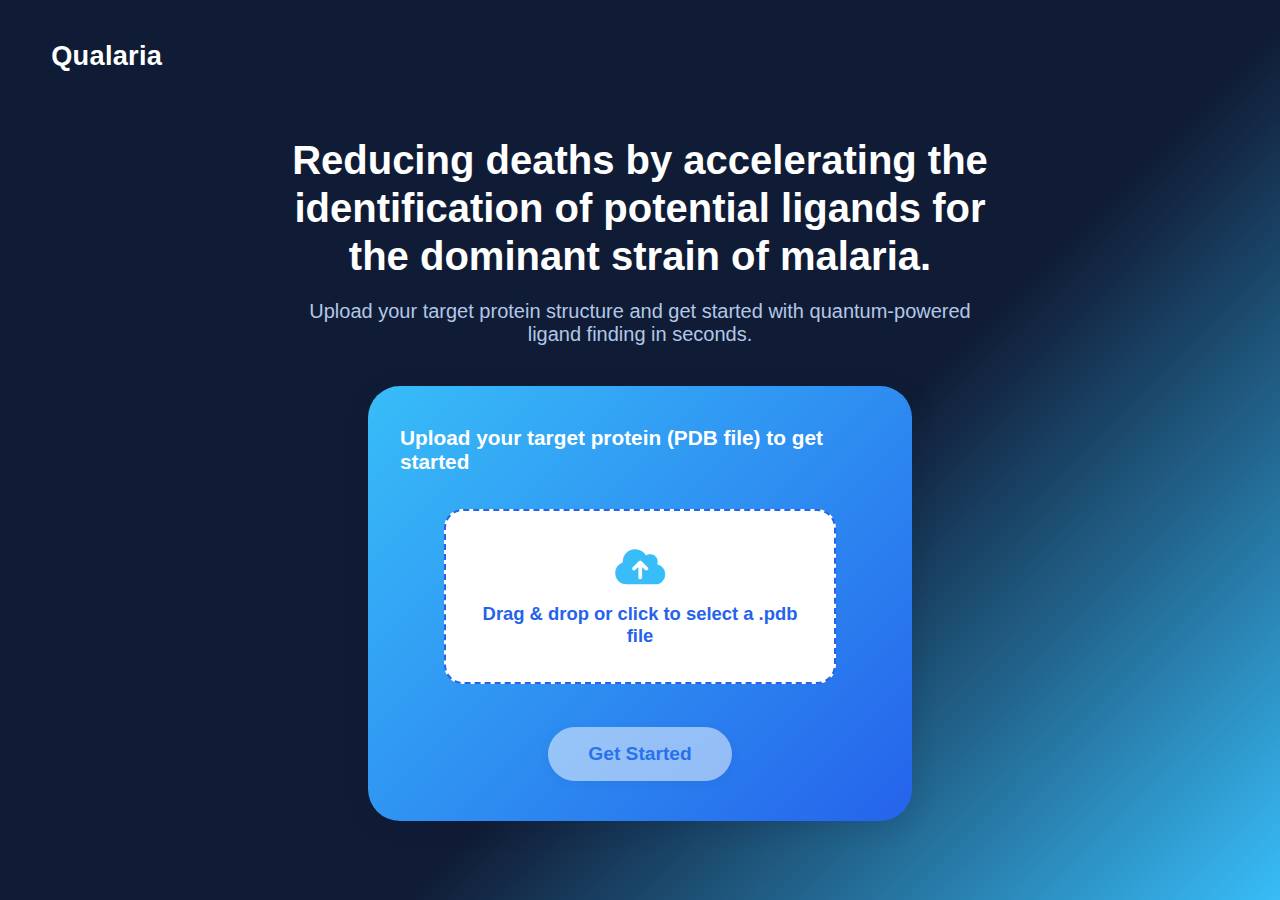
<file: app/UI/landing.html>
<!DOCTYPE html>
<html lang="en">
<head>
    <meta charset="UTF-8">
    <meta name="viewport" content="width=device-width, initial-scale=1.0">
    <title>Qualaria - Landing</title>
    <link rel="stylesheet" href="styles.css">
    <link href="https://cdnjs.cloudflare.com/ajax/libs/font-awesome/6.0.0/css/all.min.css" rel="stylesheet">
    <style>
        body.landing {
            background: linear-gradient(135deg, #101c36 60%, #38bdf8 100%);
            min-height: 100vh;
            margin: 0;
            padding: 0;
            font-family: 'Inter', -apple-system, BlinkMacSystemFont, 'Segoe UI', Roboto, sans-serif;
        }
        .landing-header {
            display: flex;
            align-items: center;
            gap: 1rem;
            padding: 2.5rem 2.5rem 1.5rem 2.5rem;
        }
        .landing-logo {
            display: flex;
            align-items: center;
            gap: 0.7rem;
            text-decoration: none;
        }
        .landing-logo i {
            font-size: 2.2rem;
            color: #38bdf8;
        }
        .landing-logo span {
            font-size: 1.7rem;
            font-weight: 900;
            color: #fff;
            letter-spacing: 0.01em;
        }
        .landing-hero {
            max-width: 700px;
            margin: 0 auto;
            text-align: center;
            margin-top: 2.5rem;
        }
        .landing-hero h1 {
            font-size: 2.5rem;
            font-weight: 900;
            color: #fff;
            margin-bottom: 1.2rem;
            line-height: 1.2;
        }
        .landing-hero p {
            font-size: 1.25rem;
            color: #b3c7e6;
            margin-bottom: 2.5rem;
        }
        .landing-upload-section {
            background: linear-gradient(135deg, #38bdf8 0%, #2563eb 100%);
            border-radius: 2rem;
            box-shadow: 0 4px 24px rgba(16,28,54,0.18);
            padding: 2.5rem 2rem 2.5rem 2rem;
            max-width: 480px;
            margin: 2.5rem auto 0 auto;
            display: flex;
            flex-direction: column;
            align-items: center;
            gap: 1.5rem;
        }
        .landing-upload-title {
            font-size: 1.3rem;
            font-weight: 700;
            color: #fff;
            margin-bottom: 0.7rem;
        }
        .landing-upload-box {
            background: #fff;
            border: 2.5px dashed #2563eb;
            border-radius: 1.2rem;
            padding: 2.2rem 1.5rem;
            color: #2563eb;
            font-size: 1.15rem;
            font-weight: 600;
            text-align: center;
            cursor: pointer;
            transition: border 0.2s, background 0.2s;
            width: 100%;
            max-width: 340px;
            display: flex;
            flex-direction: column;
            align-items: center;
            gap: 0.7rem;
        }
        .landing-upload-box:hover {
            border-color: #38bdf8;
            background: #f0faff;
        }
        .landing-upload-box input[type="file"] {
            display: none;
        }
        .landing-upload-icon {
            font-size: 2.5rem;
            color: #38bdf8;
        }
        .landing-upload-filename {
            color: #2563eb;
            font-size: 1.05rem;
            margin-top: 0.5rem;
        }
        .landing-get-started-btn {
            background: #fff;
            color: #2563eb;
            border: none;
            border-radius: 2rem;
            padding: 1rem 2.5rem;
            font-size: 1.2rem;
            font-weight: 900;
            margin-top: 1.2rem;
            cursor: pointer;
            box-shadow: 0 2px 8px rgba(16,28,54,0.10);
            transition: background 0.2s, color 0.2s;
        }
        .landing-get-started-btn:hover {
            background: #2563eb;
            color: #fff;
        }
        @media (max-width: 700px) {
            .landing-header {
                padding: 1.2rem 0.7rem 1rem 0.7rem;
            }
            .landing-hero {
                margin-top: 1.2rem;
                padding: 0 0.5rem;
            }
            .landing-hero h1 {
                font-size: 1.5rem;
            }
            .landing-upload-section {
                padding: 1.2rem 0.7rem 1.2rem 0.7rem;
            }
        }
    </style>
</head>
<body class="landing">
    <header class="landing-header">
        <a class="landing-logo" href="index.html">
            <i class="fa-solid fa-hexagon"></i>
                            <span>Qualaria</span>
        </a>
    </header>
    <main>
        <section class="landing-hero">
            <h1>Reducing deaths by accelerating the identification of potential ligands for the dominant strain of malaria.</h1>
            <p>Upload your target protein structure and get started with quantum-powered ligand finding in seconds.</p>
        </section>
        <section class="landing-upload-section">
            <div class="landing-upload-title">Upload your target protein (PDB file) to get started</div>
            <label class="landing-upload-box" id="landing-upload-label">
                <span class="landing-upload-icon"><i class="fa-solid fa-cloud-arrow-up"></i></span>
                <span id="landing-upload-text">Drag & drop or click to select a .pdb file</span>
                <input type="file" id="landing-upload-input" accept=".pdb">
            </label>
            <button class="landing-get-started-btn" id="landing-get-started-btn" disabled>Get Started</button>
        </section>
    </main>
    <script>
        // Upload logic
        const uploadInput = document.getElementById('landing-upload-input');
        const uploadLabel = document.getElementById('landing-upload-label');
        const uploadText = document.getElementById('landing-upload-text');
        const getStartedBtn = document.getElementById('landing-get-started-btn');
        let uploadedFile = null;

        uploadInput.addEventListener('change', function(e) {
            if (uploadInput.files && uploadInput.files[0]) {
                uploadedFile = uploadInput.files[0];
                uploadText.textContent = uploadedFile.name;
                getStartedBtn.disabled = false;
            }
        });
        uploadLabel.addEventListener('dragover', function(e) {
            e.preventDefault();
            uploadLabel.style.borderColor = '#38bdf8';
            uploadLabel.style.background = '#f0faff';
        });
        uploadLabel.addEventListener('dragleave', function(e) {
            e.preventDefault();
            uploadLabel.style.borderColor = '#2563eb';
            uploadLabel.style.background = '#fff';
        });
        uploadLabel.addEventListener('drop', function(e) {
            e.preventDefault();
            if (e.dataTransfer.files && e.dataTransfer.files[0]) {
                uploadedFile = e.dataTransfer.files[0];
                uploadInput.files = e.dataTransfer;
                uploadText.textContent = uploadedFile.name;
                getStartedBtn.disabled = false;
            }
            uploadLabel.style.borderColor = '#2563eb';
            uploadLabel.style.background = '#fff';
        });
        getStartedBtn.addEventListener('click', function() {
            // In a real app, upload the file and then redirect
            window.location.href = 'index.html';
        });
    </script>
</body>
</html>
</file>
<file: app/UI/styles.css>
/* === General === */
body, html {
    margin: 0;
    padding: 0;
    font-family: 'Inter', 'Segoe UI', Arial, sans-serif;
    background: #17223b;
    color: #fff;
    min-height: 100vh;
    box-sizing: border-box;
}

h1, h2, h3, h4, h5, h6 {
    font-weight: 900;
    margin: 0 0 0.5em 0;
}

/* === Landing Page === */
body.landing {
    background: linear-gradient(135deg, #101c36 60%, #38bdf8 100%);
    min-height: 100vh;
}
.landing-header {
    display: flex;
    align-items: center;
    gap: 1rem;
    padding: 2.5rem 2.5rem 1.5rem 2.5rem;
    width: 100%;
}
.landing-logo {
    display: flex;
    align-items: center;
    gap: 0.7rem;
    text-decoration: none;
    cursor: pointer;
}
.landing-logo i {
    font-size: 2.2rem;
    color: #38bdf8;
}
.landing-logo span {
    font-size: 1.7rem;
    font-weight: 900;
    color: #fff;
    letter-spacing: 0.01em;
}
.landing-hero {
    max-width: 700px;
    margin: 0 auto;
    text-align: center;
    margin-top: 2.5rem;
}
.landing-hero h1 {
    font-size: 2.5rem;
    font-weight: 900;
    color: #fff;
    margin-bottom: 1.2rem;
    line-height: 1.2;
}
.landing-hero p {
    font-size: 1.25rem;
    color: #b3c7e6;
    margin-bottom: 2.5rem;
}
.landing-upload-section {
    background: linear-gradient(135deg, #38bdf8 0%, #2563eb 100%);
    border-radius: 2rem;
    box-shadow: 0 4px 24px rgba(16,28,54,0.18);
    padding: 2.5rem 2rem 2.5rem 2rem;
    max-width: 480px;
    margin: 2.5rem auto 0 auto;
    display: flex;
    flex-direction: column;
    align-items: center;
    gap: 1.5rem;
}
.landing-upload-title {
    font-size: 1.3rem;
    font-weight: 700;
    color: #fff;
    margin-bottom: 0.7rem;
}
.landing-upload-box {
    background: #fff;
    border: 2.5px dashed #2563eb;
    border-radius: 1.2rem;
    padding: 2.2rem 1.5rem;
    color: #2563eb;
    font-size: 1.15rem;
    font-weight: 600;
    text-align: center;
    cursor: pointer;
    transition: border 0.2s, background 0.2s;
    width: 100%;
    max-width: 340px;
    display: flex;
    flex-direction: column;
    align-items: center;
    gap: 0.7rem;
}
.landing-upload-box:hover {
    border-color: #38bdf8;
    background: #f0faff;
}
.landing-upload-box input[type="file"] {
    display: none;
}
.landing-upload-icon {
    font-size: 2.5rem;
    color: #38bdf8;
}
.landing-get-started-btn {
    background: #fff;
    color: #2563eb;
    border: none;
    border-radius: 2rem;
    padding: 1rem 2.5rem;
    font-size: 1.2rem;
    font-weight: 900;
    margin-top: 1.2rem;
    cursor: pointer;
    box-shadow: 0 2px 8px rgba(16,28,54,0.10);
    transition: background 0.2s, color 0.2s;
}
.landing-get-started-btn:disabled {
    opacity: 0.5;
    cursor: not-allowed;
}
.landing-get-started-btn:hover:not(:disabled) {
    background: #2563eb;
    color: #fff;
}

/* === Dashboard Layout === */
.dashboard-container {
    display: flex;
    flex-direction: row;
    min-height: 100vh;
    background: #17223b;
}
.fixed-header {
    position: fixed;
    top: 0;
    left: 0;
    right: 0;
    height: 70px;
    background: #101c36;
    display: flex;
    align-items: center;
    justify-content: space-between;
    z-index: 100;
    padding: 0 2.5rem;
    box-shadow: 0 2px 8px rgba(16,28,54,0.10);
}
.dashboard-logo-link {
    display: flex;
    align-items: center;
    gap: 0.7rem;
    cursor: pointer;
    text-decoration: none;
}
.dashboard-logo-link i {
    font-size: 2rem;
    color: #38bdf8;
}
.dashboard-title {
    font-size: 1.5rem;
    font-weight: 900;
    color: #fff;
    letter-spacing: 0.01em;
}
.header-right {
    display: flex;
    align-items: center;
    gap: 1.2rem;
}
.filter-btn, .download-btn {
    background: #2563eb;
    color: #fff;
    border: none;
    border-radius: 1.5rem;
    padding: 0.7rem 1.5rem;
    font-size: 1rem;
    font-weight: 700;
    cursor: pointer;
    transition: background 0.2s, color 0.2s;
}
.filter-btn:hover, .download-btn:hover {
    background: #38bdf8;
    color: #17223b;
}
.search-bar {
    background: #22305a;
    border-radius: 1.2rem;
    padding: 0.5rem 1rem;
    display: flex;
    align-items: center;
    gap: 0.5rem;
}
.search-bar input {
    background: transparent;
    border: none;
    color: #fff;
    font-size: 1rem;
    outline: none;
    width: 140px;
}
.sidebar {
    width: 220px;
    background: #101c36;
    padding-top: 70px;
    min-height: 100vh;
    position: fixed;
    left: 0;
    top: 0;
    bottom: 0;
    z-index: 90;
    box-shadow: 2px 0 8px rgba(16,28,54,0.10);
}
.sidebar-nav ul {
    list-style: none;
    padding: 0;
    margin: 0;
}
.sidebar-tab {
    margin: 0;
    padding: 0;
}
.sidebar-tab a {
    display: flex;
    align-items: center;
    gap: 0.8rem;
    padding: 1.2rem 2rem;
    color: #b3c7e6;
    text-decoration: none;
    font-size: 1.1rem;
    font-weight: 700;
    border-left: 4px solid transparent;
    transition: background 0.2s, color 0.2s, border 0.2s;
}
.sidebar-tab.active a, .sidebar-tab a:hover {
    background: #22305a;
    color: #38bdf8;
    border-left: 4px solid #38bdf8;
}
.main-content {
    margin-left: 220px;
    padding: 90px 2.5rem 2.5rem 2.5rem;
    width: 100%;
    min-height: 100vh;
    box-sizing: border-box;
}

/* === Dashboard Grid === */
.dashboard-grid {
    display: grid;
    grid-template-columns: repeat(5, 1fr);
    grid-template-rows: repeat(3, minmax(120px, auto));
    gap: 1.5rem;
}
.card {
    background: #22305a;
    border-radius: 1.2rem;
    box-shadow: 0 2px 8px rgba(16,28,54,0.10);
    padding: 1.5rem;
    color: #fff;
    display: flex;
    flex-direction: column;
    justify-content: flex-start;
}
.card-span-3 {
    grid-column: span 3;
}
.card-span-2 {
    grid-column: span 2;
}
.molecule-rankings table {
    width: 100%;
    border-collapse: collapse;
    color: #fff;
}
.molecule-rankings th, .molecule-rankings td {
    padding: 0.7rem 0.5rem;
    text-align: left;
    border-bottom: 1px solid #2e3c5c;
}
.molecule-rankings th {
    color: #38bdf8;
    font-weight: 800;
    font-size: 1.1rem;
}
.molecule-rankings tr:last-child td {
    border-bottom: none;
}
.molecule-img {
    display: flex;
    align-items: center;
    justify-content: center;
    height: 70px;
}
.molecule-label {
    text-align: center;
    font-size: 1.1rem;
    color: #38bdf8;
    font-weight: 700;
    margin-top: 0.5rem;
}
.molecule-details ul {
    list-style: none;
    padding: 0;
    margin: 0 0 1rem 0;
}
.molecule-details li {
    display: flex;
    justify-content: space-between;
    margin-bottom: 0.5rem;
    color: #b3c7e6;
}
.details-btn {
    background: #38bdf8;
    color: #17223b;
    border: none;
    border-radius: 1.2rem;
    padding: 0.7rem 1.5rem;
    font-size: 1rem;
    font-weight: 700;
    cursor: pointer;
    transition: background 0.2s, color 0.2s;
}
.details-btn:hover {
    background: #2563eb;
    color: #fff;
}
.energy-decomposition canvas {
    width: 100% !important;
    height: 120px !important;
}
.about-simulation, .more-info {
    font-size: 1rem;
    color: #b3c7e6;
}
.info-legend {
    display: flex;
    gap: 1.2rem;
    margin-top: 0.7rem;
}
.info-legend div {
    display: flex;
    align-items: center;
    gap: 0.4rem;
    color: #38bdf8;
    font-weight: 700;
}

/* === Uploads Tab === */
.uploads-banner {
    position: relative;
    background: linear-gradient(90deg, #2563eb 60%, #38bdf8 100%);
    border-radius: 1.2rem;
    overflow: hidden;
    margin-bottom: 2rem;
    min-height: 180px;
    display: flex;
    align-items: center;
}
.uploads-banner-overlay {
    position: absolute;
    top: 0; left: 0; right: 0; bottom: 0;
    background: rgba(16,28,54,0.18);
    z-index: 1;
}
.uploads-banner-content {
    position: relative;
    z-index: 2;
    width: 100%;
    padding: 2rem 2.5rem;
    display: flex;
    flex-direction: column;
    gap: 1.2rem;
}
.uploads-logo-nav {
    display: flex;
    align-items: center;
    justify-content: space-between;
    gap: 2rem;
}
.uploads-logo {
    display: flex;
    align-items: center;
    gap: 0.7rem;
}
.qualaria-logo {
    height: 36px;
    width: auto;
    border-radius: 0.5rem;
    background: #fff;
}
.qualaria-text {
    font-size: 1.2rem;
    font-weight: 900;
    color: #fff;
}
.uploads-nav a {
    color: #fff;
    text-decoration: none;
    margin-right: 1.2rem;
    font-weight: 700;
    font-size: 1rem;
    transition: color 0.2s;
}
.uploads-nav a:hover {
    color: #17223b;
}
.uploads-search-section {
    display: flex;
    flex-direction: column;
    gap: 0.7rem;
    margin-top: 1rem;
}
.uploads-search-title {
    color: #fff;
    font-weight: 700;
    font-size: 1.1rem;
}
.uploads-search-box-row {
    display: flex;
    align-items: center;
    gap: 0.7rem;
}
.uploads-search-box[type="file"] {
    background: #fff;
    color: #2563eb;
    border: 2px dashed #2563eb;
    border-radius: 0.7rem;
    padding: 0.7rem 1rem;
    font-size: 1rem;
    font-weight: 600;
    cursor: pointer;
    width: 220px;
}
.uploads-search-btn {
    background: #38bdf8;
    color: #17223b;
    border: none;
    border-radius: 1.2rem;
    padding: 0.7rem 1.5rem;
    font-size: 1rem;
    font-weight: 700;
    cursor: pointer;
    transition: background 0.2s, color 0.2s;
}
.uploads-search-btn:hover {
    background: #2563eb;
    color: #fff;
}
.uploads-search-help {
    color: #fff;
    text-decoration: underline;
    font-size: 0.95rem;
    margin-top: 0.5rem;
}
.uploads-best-match-section {
    margin-top: 2rem;
}
.uploads-best-match-title {
    color: #38bdf8;
    font-size: 1.2rem;
    font-weight: 800;
    margin-bottom: 1rem;
}
.uploads-molecule-carousel {
    display: flex;
    gap: 1.2rem;
    overflow-x: auto;
    padding-bottom: 1rem;
}
.uploads-molecule-card {
    background: #22305a;
    border-radius: 1rem;
    box-shadow: 0 2px 8px rgba(16,28,54,0.10);
    padding: 1rem 1.5rem;
    min-width: 180px;
    color: #fff;
    display: flex;
    flex-direction: column;
    align-items: center;
    gap: 0.7rem;
}
.uploads-molecule-card .molecule-img {
    font-size: 2.5rem;
    color: #38bdf8;
}
.uploads-molecule-card .molecule-label {
    color: #38bdf8;
    font-weight: 700;
    font-size: 1.1rem;
}

/* === Process Tab === */
.process-dashboard {
    display: grid;
    grid-template-columns: repeat(4, 1fr);
    gap: 1.5rem;
    margin-bottom: 2rem;
}
.process-col {
    display: flex;
    flex-direction: column;
    gap: 1.2rem;
}
.process-card {
    background: #22305a;
    border-radius: 1.2rem;
    box-shadow: 0 2px 8px rgba(16,28,54,0.10);
    padding: 1.2rem 1.5rem;
    color: #fff;
    display: flex;
    flex-direction: column;
    align-items: center;
}
.process-card-title {
    font-size: 1.1rem;
    font-weight: 800;
    color: #38bdf8;
    margin-bottom: 0.7rem;
    text-align: center;
}
.process-molecule-list {
    display: flex;
    gap: 1rem;
}
.process-molecule {
    display: flex;
    flex-direction: column;
    align-items: center;
    gap: 0.3rem;
}
.process-molecule-icon {
    font-size: 2rem;
    color: #38bdf8;
}
.process-molecule-label {
    color: #fff;
    font-size: 1rem;
    font-weight: 700;
}
.process-vqe-icon {
    color: #38bdf8;
    margin-top: 1rem;
}
.process-results-molecule {
    font-size: 2rem;
    color: #38bdf8;
    margin-bottom: 0.5rem;
}
.process-results-label {
    color: #38bdf8;
    font-weight: 700;
    font-size: 1.1rem;
}
.process-results-energy-label {
    color: #b3c7e6;
    font-size: 0.95rem;
    margin-top: 0.5rem;
}
.process-results-energy {
    color: #fff;
    font-size: 1.3rem;
    font-weight: 900;
    margin-bottom: 0.7rem;
}
.process-calc-btn {
    background: #38bdf8;
    color: #17223b;
    border: none;
    border-radius: 1.2rem;
    padding: 0.7rem 1.5rem;
    font-size: 1rem;
    font-weight: 700;
    cursor: pointer;
    transition: background 0.2s, color 0.2s;
}
.process-calc-btn:hover {
    background: #2563eb;
    color: #fff;
}
.process-footer {
    text-align: center;
    color: #38bdf8;
    font-weight: 800;
    font-size: 1.1rem;
    margin-top: 1.5rem;
}

/* === Export/Share Tab === */
.export-card {
    background: #22305a;
    border-radius: 1.2rem;
    box-shadow: 0 2px 8px rgba(16,28,54,0.10);
    padding: 2rem 2.5rem;
    max-width: 600px;
    margin: 0 auto;
    color: #fff;
    display: flex;
    flex-direction: column;
    gap: 1.5rem;
}
.export-title {
    color: #38bdf8;
    font-size: 1.3rem;
    font-weight: 900;
    margin-bottom: 1rem;
}
.export-row {
    display: flex;
    align-items: center;
    gap: 1rem;
    margin-bottom: 1rem;
}
.export-label {
    min-width: 120px;
    color: #b3c7e6;
    font-weight: 700;
}
.export-input {
    background: #fff;
    color: #2563eb;
    border: none;
    border-radius: 0.7rem;
    padding: 0.7rem 1rem;
    font-size: 1rem;
    font-weight: 600;
    width: 220px;
}
.export-btn {
    background: #38bdf8;
    color: #17223b;
    border: none;
    border-radius: 1.2rem;
    padding: 0.7rem 1.5rem;
    font-size: 1rem;
    font-weight: 700;
    cursor: pointer;
    transition: background 0.2s, color 0.2s;
}
.export-btn:hover {
    background: #2563eb;
    color: #fff;
}
.export-radio-group {
    display: flex;
    gap: 1.2rem;
}
.export-radio-group label {
    color: #b3c7e6;
    font-weight: 600;
}
.export-desc {
    color: #b3c7e6;
    font-size: 0.95rem;
    margin-left: 0.5rem;
}

/* === Responsive Design === */
@media (max-width: 1100px) {
    .dashboard-grid {
        grid-template-columns: repeat(2, 1fr);
        grid-template-rows: auto;
    }
    .card-span-3, .card-span-2 {
        grid-column: span 2;
    }
    .sidebar {
        width: 60px;
        min-width: 60px;
    }
    .sidebar-nav ul li a {
        padding: 1.2rem 0.7rem;
        font-size: 0.95rem;
    }
    .main-content {
        margin-left: 60px;
        padding: 90px 1rem 1rem 1rem;
    }
}
@media (max-width: 700px) {
    .landing-header {
        padding: 1.2rem 0.7rem 1rem 0.7rem;
    }
    .landing-hero {
        margin-top: 1.2rem;
        padding: 0 0.5rem;
    }
    .landing-hero h1 {
        font-size: 1.5rem;
    }
    .landing-upload-section {
        padding: 1.2rem 0.7rem 1.2rem 0.7rem;
    }
    .fixed-header {
        padding: 0 0.7rem;
        height: 56px;
    }
    .dashboard-title {
        font-size: 1.1rem;
    }
    .sidebar {
        width: 44px;
        min-width: 44px;
    }
    .sidebar-nav ul li a {
        padding: 1rem 0.3rem;
        font-size: 0.85rem;
    }
    .main-content {
        margin-left: 44px;
        padding: 70px 0.5rem 0.5rem 0.5rem;
    }
    .dashboard-grid, .process-dashboard {
        grid-template-columns: 1fr;
        gap: 1rem;
    }
    .card-span-3, .card-span-2 {
        grid-column: span 1;
    }
    .uploads-banner-content {
        padding: 1rem 0.5rem;
    }
    .export-card {
        padding: 1rem 0.5rem;
    }
} 
.open-dashboard-btn {
    position: fixed;
    top: 2rem;
    right: 2rem;
    z-index: 2000;
    background: #2563eb;
    color: #fff;
    border: none;
    border-radius: 2rem;
    padding: 1rem 2.2rem;
    font-size: 1.2rem;
    font-weight: 900;
    box-shadow: 0 2px 8px rgba(16,28,54,0.10);
    cursor: pointer;
    transition: background 0.2s, color 0.2s;
    display: flex;
    align-items: center;
    gap: 0.7rem;
}
.open-dashboard-btn:hover {
    background: #38bdf8;
    color: #17224a;
} 

/* Upload Success Notification */
.upload-success-notification {
    position: fixed;
    top: 20px;
    right: 20px;
    background: linear-gradient(135deg, #00d4aa, #00b894);
    color: white;
    padding: 20px;
    border-radius: 12px;
    box-shadow: 0 8px 32px rgba(0, 212, 170, 0.3);
    z-index: 1000;
    display: flex;
    flex-direction: column;
    gap: 8px;
    min-width: 300px;
    animation: slideInRight 0.5s ease-out;
}

.upload-success-notification i {
    font-size: 24px;
    margin-bottom: 8px;
}

.upload-success-notification .processing-text {
    font-size: 14px;
    opacity: 0.9;
    font-style: italic;
}

@keyframes slideInRight {
    from {
        transform: translateX(100%);
        opacity: 0;
    }
    to {
        transform: translateX(0);
        opacity: 1;
    }
}

/* Process Sequence Styles */
.process-sequence {
    background: linear-gradient(135deg, #1a2332, #2a3442);
    border-radius: 16px;
    padding: 30px;
    margin-bottom: 30px;
    box-shadow: 0 8px 32px rgba(0, 0, 0, 0.3);
}

.process-sequence-title {
    font-size: 24px;
    font-weight: 700;
    color: #ffffff;
    margin-bottom: 25px;
    text-align: center;
    background: linear-gradient(135deg, #6ed6ff, #4facfe);
    -webkit-background-clip: text;
    -webkit-text-fill-color: transparent;
    background-clip: text;
}

.process-steps {
    display: flex;
    flex-direction: column;
    gap: 15px;
    margin-bottom: 25px;
}

.process-step {
    display: flex;
    align-items: center;
    background: rgba(255, 255, 255, 0.05);
    border-radius: 12px;
    padding: 20px;
    transition: all 0.3s ease;
    border: 1px solid rgba(255, 255, 255, 0.1);
}

.process-step.active {
    background: linear-gradient(135deg, rgba(110, 214, 255, 0.2), rgba(79, 172, 254, 0.2));
    border-color: #6ed6ff;
    box-shadow: 0 4px 20px rgba(110, 214, 255, 0.3);
}

.process-step.completed {
    background: linear-gradient(135deg, rgba(0, 212, 170, 0.2), rgba(0, 184, 148, 0.2));
    border-color: #00d4aa;
}

.process-step-number {
    width: 40px;
    height: 40px;
    border-radius: 50%;
    background: linear-gradient(135deg, #6ed6ff, #4facfe);
    color: white;
    display: flex;
    align-items: center;
    justify-content: center;
    font-weight: 700;
    font-size: 16px;
    margin-right: 20px;
    flex-shrink: 0;
}

.process-step-icon {
    width: 50px;
    height: 50px;
    border-radius: 12px;
    background: rgba(255, 255, 255, 0.1);
    display: flex;
    align-items: center;
    justify-content: center;
    margin-right: 20px;
    flex-shrink: 0;
}

.process-step-icon i {
    font-size: 20px;
    color: #6ed6ff;
}

.process-step.active .process-step-icon {
    background: rgba(110, 214, 255, 0.2);
}

.process-step.completed .process-step-icon {
    background: rgba(0, 212, 170, 0.2);
}

.process-step.completed .process-step-icon i {
    color: #00d4aa;
}

.process-step-content {
    flex: 1;
}

.process-step-title {
    font-size: 18px;
    font-weight: 600;
    color: #ffffff;
    margin-bottom: 4px;
}

.process-step-description {
    font-size: 14px;
    color: #b3c7e6;
    opacity: 0.8;
}

.process-step-status {
    width: 40px;
    height: 40px;
    border-radius: 50%;
    background: rgba(255, 255, 255, 0.1);
    display: flex;
    align-items: center;
    justify-content: center;
    flex-shrink: 0;
}

.process-step-status i {
    color: #b3c7e6;
    font-size: 16px;
}

.process-step.active .process-step-status {
    background: rgba(110, 214, 255, 0.2);
}

.process-step.active .process-step-status i {
    color: #6ed6ff;
}

.process-step.completed .process-step-status {
    background: rgba(0, 212, 170, 0.2);
}

.process-step.completed .process-step-status i {
    color: #00d4aa;
}

.process-progress {
    text-align: center;
}

.process-progress-bar {
    width: 100%;
    height: 8px;
    background: rgba(255, 255, 255, 0.1);
    border-radius: 4px;
    overflow: hidden;
    margin-bottom: 15px;
}

.process-progress-fill {
    height: 100%;
    background: linear-gradient(135deg, #6ed6ff, #4facfe);
    border-radius: 4px;
    transition: width 0.5s ease;
    width: 0%;
}

.process-progress-text {
    font-size: 16px;
    font-weight: 600;
    color: #ffffff;
}

/* Enhanced Process Dashboard Styles */
.process-card-description {
    font-size: 14px;
    color: #b3c7e6;
    margin-top: 10px;
    opacity: 0.8;
}

.final-molecule {
    text-align: center;
    padding: 20px;
}

.final-molecule-icon {
    font-size: 48px;
    color: #00d4aa;
    margin-bottom: 15px;
}

.final-molecule-name {
    font-size: 20px;
    font-weight: 700;
    color: #ffffff;
    margin-bottom: 10px;
}

.final-molecule-energy,
.final-molecule-stability {
    font-size: 16px;
    color: #b3c7e6;
    margin-bottom: 5px;
}

.discovery-summary {
    padding: 20px;
}

.summary-item {
    display: flex;
    align-items: center;
    margin-bottom: 15px;
    padding: 10px;
    background: rgba(255, 255, 255, 0.05);
    border-radius: 8px;
}

.summary-item i {
    color: #6ed6ff;
    margin-right: 15px;
    font-size: 18px;
    width: 20px;
}

.summary-item span {
    color: #ffffff;
    font-size: 14px;
}

/* Ligand Results Styles */
.ligand-results {
    padding: 20px;
}

.ligand-item {
    background: rgba(255, 255, 255, 0.05);
    border-radius: 8px;
    padding: 15px;
    margin-bottom: 10px;
    border-left: 3px solid #6ed6ff;
}

.ligand-structure {
    font-family: 'Courier New', monospace;
    font-size: 14px;
    color: #ffffff;
    margin-bottom: 8px;
    word-break: break-all;
}

.ligand-metrics {
    display: flex;
    gap: 15px;
}

.qed-score {
    color: #00d4aa;
    font-weight: 600;
    font-size: 14px;
}

.mw-score {
    color: #6ed6ff;
    font-weight: 600;
    font-size: 14px;
}

/* Pocket Analysis Styles */
.pocket-summary {
    padding: 20px;
}

.pocket-item {
    display: flex;
    align-items: center;
    margin-bottom: 12px;
    padding: 8px;
    background: rgba(255, 255, 255, 0.05);
    border-radius: 6px;
}

.pocket-item i {
    color: #6ed6ff;
    margin-right: 12px;
    font-size: 16px;
    width: 20px;
}

.pocket-item span {
    color: #ffffff;
    font-size: 14px;
}

.pocket-item:first-child i {
    color: #00d4aa;
}

/* Updated Quantum Results */
.quantum-results {
    padding: 20px;
}

.quantum-result-item {
    display: flex;
    justify-content: space-between;
    align-items: center;
    margin-bottom: 15px;
    padding: 12px;
    background: rgba(255, 255, 255, 0.05);
    border-radius: 8px;
}

.quantum-result-item span:first-child {
    color: #b3c7e6;
    font-size: 14px;
}

.quantum-value {
    color: #00d4aa;
    font-weight: 600;
    font-size: 14px;
}

.success-message {
    text-align: center;
    padding: 30px 20px;
}

.success-message i {
    color: #00d4aa;
    margin-bottom: 20px;
}

.success-title {
    font-size: 24px;
    font-weight: 700;
    color: #ffffff;
    margin-bottom: 10px;
}

.success-description {
    font-size: 16px;
    color: #b3c7e6;
    margin-bottom: 25px;
    opacity: 0.8;
}

/* Responsive adjustments for process sequence */
@media (max-width: 768px) {
    .process-sequence {
        padding: 20px;
        margin-bottom: 20px;
    }
    
    .process-step {
        padding: 15px;
    }
    
    .process-step-number {
        width: 35px;
        height: 35px;
        font-size: 14px;
        margin-right: 15px;
    }
    
    .process-step-icon {
        width: 40px;
        height: 40px;
        margin-right: 15px;
    }
    
    .process-step-icon i {
        font-size: 16px;
    }
    
    .process-step-title {
        font-size: 16px;
    }
    
    .process-step-description {
        font-size: 12px;
    }
    
    .upload-success-notification {
        min-width: 250px;
        right: 10px;
        top: 10px;
    }
} 
.open-dashboard-btn {
    position: fixed;
    top: 2rem;
    right: 2rem;
    z-index: 2000;
    background: #2563eb;
    color: #fff;
    border: none;
    border-radius: 2rem;
    padding: 1rem 2.2rem;
    font-size: 1.2rem;
    font-weight: 900;
    box-shadow: 0 2px 8px rgba(16,28,54,0.10);
    cursor: pointer;
    transition: background 0.2s, color 0.2s;
    display: flex;
    align-items: center;
    gap: 0.7rem;
}
.open-dashboard-btn:hover {
    background: #38bdf8;
    color: #17224a;
} 

/* Process Start Button - REMOVED */
/* .process-start-btn-container {
    text-align: center;
    margin-top: 20px;
}

.process-start-btn {
    background: linear-gradient(135deg, #6ed6ff, #4facfe);
    color: white;
    border: none;
    padding: 15px 30px;
    border-radius: 12px;
    font-size: 16px;
    font-weight: 600;
    cursor: pointer;
    transition: all 0.3s ease;
    box-shadow: 0 4px 15px rgba(110, 214, 255, 0.3);
}

.process-start-btn:hover {
    transform: translateY(-2px);
    box-shadow: 0 6px 20px rgba(110, 214, 255, 0.4);
}

.process-start-btn i {
    margin-right: 8px;
} */

/* Ensure process sequence is visible */
.process-sequence {
    background: linear-gradient(135deg, #1a2332, #2a3442);
    border-radius: 16px;
    padding: 30px;
    margin-bottom: 30px;
    box-shadow: 0 8px 32px rgba(0, 0, 0, 0.3);
    display: block !important;
}

/* Manual trigger button - REMOVED */
/* .manual-trigger {
    position: fixed;
    top: 100px;
    right: 20px;
    z-index: 1000;
    background: #6ed6ff;
    color: white;
    padding: 10px 15px;
    border-radius: 8px;
    cursor: pointer;
    font-weight: bold;
    box-shadow: 0 4px 15px rgba(110, 214, 255, 0.3);
    transition: all 0.3s ease;
}

.manual-trigger:hover {
    transform: translateY(-2px);
    box-shadow: 0 6px 20px rgba(110, 214, 255, 0.4);
} */ 

/* Qualaria Logo Styles */
.qualaria-logo {
    height: 32px;
    width: auto;
    margin-right: 12px;
    vertical-align: middle;
}

.dashboard-logo-link .qualaria-logo {
    height: 28px;
    margin-right: 10px;
}

.uploads-logo .qualaria-logo {
    height: 40px;
    margin-right: 15px;
}

.landing-logo .qualaria-logo {
    height: 36px;
    margin-right: 12px;
}
</file>
